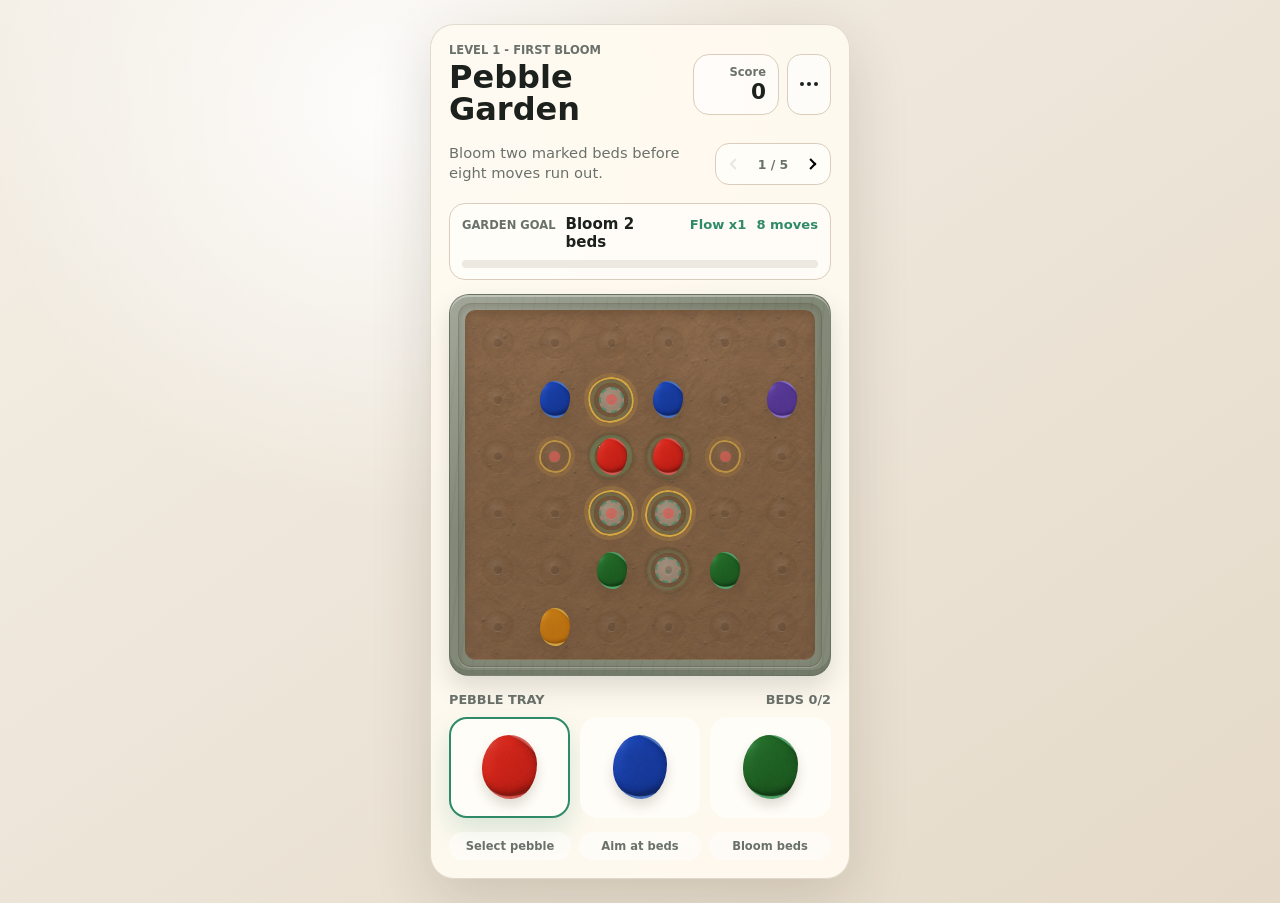
<file: prototypes/pebble-garden/index.html>
<!doctype html>
<html lang="en">
  <head>
    <meta charset="utf-8">
    <meta name="viewport" content="width=device-width, initial-scale=1">
    <title>Pebble Garden Prototype</title>
    <link rel="stylesheet" href="styles.css">
  </head>
  <body>
    <main class="app-shell" aria-label="Pebble Garden mechanics prototype">
      <section class="game-surface">
        <header class="top-bar">
          <div>
            <p id="level-name" class="eyebrow">Level 1 - First Bloom</p>
            <h1>Pebble Garden</h1>
          </div>
          <div class="top-actions">
            <div class="score-panel" aria-live="polite">
              <span>Score</span>
              <strong id="score">0</strong>
            </div>
            <button id="menu-button" class="icon-button" type="button" aria-label="Pause and settings" title="Pause and settings">
              <span class="more-icon" aria-hidden="true"></span>
            </button>
          </div>
        </header>

        <section class="status-row" aria-live="polite">
          <p id="message">Bloom two marked beds before eight moves run out.</p>
          <nav class="level-switcher" aria-label="Level selection">
            <button id="previous-level" class="level-button" type="button" aria-label="Previous level" title="Previous level">
              <span class="chevron chevron-left" aria-hidden="true"></span>
            </button>
            <strong id="level-progress">1 / 5</strong>
            <button id="next-level" class="level-button" type="button" aria-label="Next level" title="Next level">
              <span class="chevron chevron-right" aria-hidden="true"></span>
            </button>
          </nav>
        </section>

        <section class="goal-panel" aria-label="Garden goal">
          <div class="goal-copy">
            <span>Garden Goal</span>
            <strong id="goal-label">Bloom 2 beds</strong>
            <em id="flow-label">Flow x1</em>
            <em id="move-label">8 moves</em>
          </div>
          <div class="goal-meter" aria-hidden="true">
            <span id="goal-fill"></span>
          </div>
        </section>

        <section class="board-wrap">
          <div id="board" class="board" aria-label="Pebble Garden board"></div>
        </section>

        <section class="tray-area" aria-label="Pebble tray">
          <div class="tray-header">
            <span>Pebble Tray</span>
            <span id="garden-label">Beds 0/2</span>
          </div>
          <div id="tray" class="tray"></div>
        </section>

        <footer class="controls-note">
          <span>Select pebble</span>
          <span>Aim at beds</span>
          <span>Bloom beds</span>
        </footer>

        <div id="result-backdrop" class="result-backdrop" hidden>
          <section class="result-panel" role="dialog" aria-modal="true" aria-labelledby="result-title">
            <p id="result-kicker" class="result-kicker">Round Complete</p>
            <h2 id="result-title">Garden Saved</h2>
            <div id="result-rating" class="result-rating" aria-label="One out of three garden marks">
              <span class="result-mark"></span>
              <span class="result-mark"></span>
              <span class="result-mark"></span>
            </div>
            <p id="result-copy" class="result-copy"></p>
            <dl class="result-stats">
              <div>
                <dt>Moves</dt>
                <dd id="result-moves">0</dd>
              </div>
              <div>
                <dt>Bed Clears</dt>
                <dd id="result-growth">0</dd>
              </div>
              <div>
                <dt>Best Flow</dt>
                <dd id="result-flow">x1</dd>
              </div>
            </dl>
            <p id="result-best" class="result-best"></p>
            <button id="play-again" class="primary-button" type="button">Play Again</button>
          </section>
        </div>

        <div id="settings-backdrop" class="settings-backdrop" hidden>
          <section class="settings-panel" role="dialog" aria-modal="true" aria-labelledby="settings-title">
            <p class="result-kicker">Paused</p>
            <h2 id="settings-title">Garden Break</h2>
            <div class="setting-list">
              <label class="setting-row" for="sound-toggle">
                <span>
                  <strong>Sound</strong>
                  <small>Soft game cues</small>
                </span>
                <input id="sound-toggle" type="checkbox" checked>
                <span class="switch" aria-hidden="true"></span>
              </label>
              <label class="setting-row" for="haptics-toggle">
                <span>
                  <strong>Haptics</strong>
                  <small>Gentle tap feedback</small>
                </span>
                <input id="haptics-toggle" type="checkbox" checked>
                <span class="switch" aria-hidden="true"></span>
              </label>
            </div>
            <button id="resume-game" class="primary-button" type="button">Resume</button>
            <button id="restart-game" class="secondary-button" type="button">Restart Round</button>
          </section>
        </div>
      </section>
    </main>

    <script src="game.js"></script>
  </body>
</html>
</file>
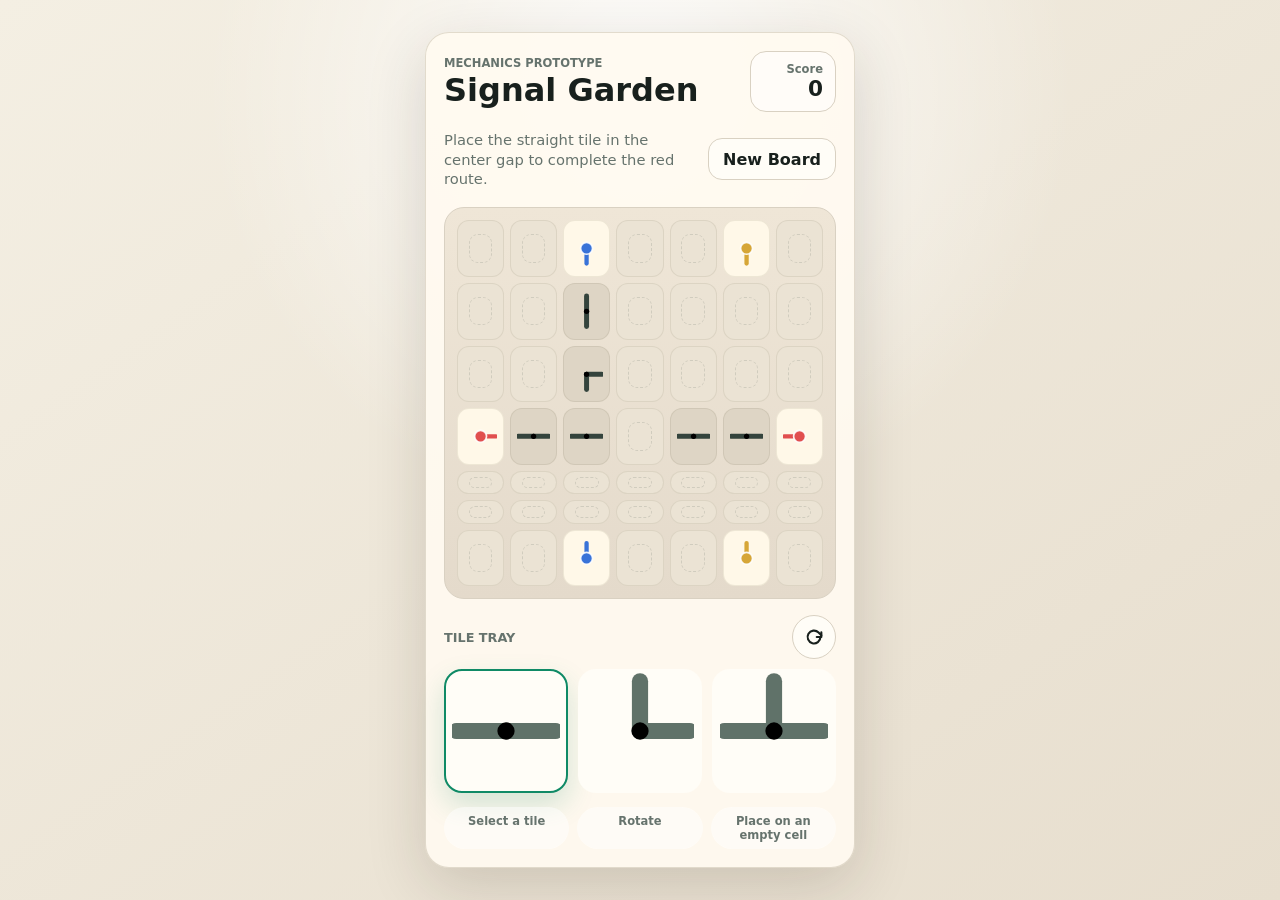
<file: prototypes/signal-garden/index.html>
<!doctype html>
<html lang="en">
  <head>
    <meta charset="utf-8">
    <meta name="viewport" content="width=device-width, initial-scale=1">
    <title>Signal Garden Prototype</title>
    <link rel="stylesheet" href="styles.css">
  </head>
  <body>
    <main class="app-shell" aria-label="Signal Garden mechanics prototype">
      <section class="game-surface">
        <header class="top-bar">
          <div>
            <p class="eyebrow">Mechanics Prototype</p>
            <h1>Signal Garden</h1>
          </div>
          <div class="score-panel" aria-live="polite">
            <span>Score</span>
            <strong id="score">0</strong>
          </div>
        </header>

        <section class="status-row" aria-live="polite">
          <p id="message">Place the straight tile in the center gap to complete the red route.</p>
          <button id="new-game" class="text-button" type="button">New Board</button>
        </section>

        <section class="board-wrap">
          <div id="board" class="board" aria-label="Signal Garden board"></div>
        </section>

        <section class="tray-area" aria-label="Tile tray">
          <div class="tray-header">
            <span>Tile Tray</span>
            <button id="rotate" class="icon-button" type="button" aria-label="Rotate selected tile" title="Rotate selected tile">
              <svg class="rotate-icon" viewBox="0 0 24 24" aria-hidden="true">
                <path d="M20 7v5h-5"></path>
                <path d="M19 12a7 7 0 1 1-2.05-4.95L20 10"></path>
              </svg>
            </button>
          </div>
          <div id="tray" class="tray"></div>
        </section>

        <footer class="controls-note">
          <span>Select a tile</span>
          <span>Rotate</span>
          <span>Place on an empty cell</span>
        </footer>
      </section>
    </main>

    <script src="game.js"></script>
  </body>
</html>
</file>
<file: prototypes/pebble-garden/styles.css>
:root {
  --bg: #f3efe7;
  --surface: #fffaf1;
  --soil: #ded1bd;
  --soil-dark: #cdbda4;
  --ink: #1d211d;
  --muted: #6a716b;
  --line: #dacdbb;
  --focus: #2f8a68;
  --red: #d95d56;
  --blue: #4e79c7;
  --green: #56a66d;
  --yellow: #d5a743;
  --purple: #8c73c9;
  --shadow: 0 20px 60px rgba(54, 42, 24, 0.16);
}

* {
  box-sizing: border-box;
}

body {
  min-height: 100vh;
  margin: 0;
  color: var(--ink);
  background:
    radial-gradient(circle at 30% 12%, rgba(255, 255, 255, 0.9), transparent 34%),
    linear-gradient(145deg, #f4efe6, #e5dac9);
  font-family: ui-rounded, "SF Pro Rounded", "SF Pro Display", system-ui, -apple-system, BlinkMacSystemFont, "Segoe UI", sans-serif;
}

button {
  font: inherit;
}

.app-shell {
  display: grid;
  min-height: 100vh;
  place-items: center;
  padding: 24px;
}

.game-surface {
  position: relative;
  width: min(100%, 420px);
  padding: 18px;
  border: 1px solid rgba(92, 73, 44, 0.18);
  border-radius: 24px;
  background: rgba(255, 250, 241, 0.94);
  box-shadow: var(--shadow);
}

.top-bar {
  display: flex;
  align-items: center;
  justify-content: space-between;
  gap: 16px;
}

.top-actions {
  display: flex;
  align-items: stretch;
  gap: 8px;
}

.eyebrow {
  margin: 0 0 4px;
  color: var(--muted);
  font-size: 0.72rem;
  font-weight: 800;
  letter-spacing: 0;
  text-transform: uppercase;
}

h1 {
  margin: 0;
  font-size: 2rem;
  line-height: 1;
}

.score-panel {
  display: grid;
  min-width: 86px;
  padding: 10px 12px;
  border: 1px solid var(--line);
  border-radius: 16px;
  background: rgba(255, 255, 255, 0.6);
  text-align: right;
}

.score-panel span {
  color: var(--muted);
  font-size: 0.72rem;
  font-weight: 800;
}

.score-panel strong {
  font-size: 1.35rem;
}

.icon-button {
  position: relative;
  width: 44px;
  min-width: 44px;
  border: 1px solid var(--line);
  border-radius: 14px;
  background: rgba(255, 255, 255, 0.6);
  cursor: pointer;
}

.more-icon,
.more-icon::before,
.more-icon::after {
  position: absolute;
  left: 50%;
  top: 50%;
  width: 4px;
  height: 4px;
  border-radius: 50%;
  background: var(--ink);
  transform: translate(-50%, -50%);
}

.more-icon::before,
.more-icon::after {
  content: "";
}

.more-icon::before {
  margin-left: -7px;
}

.more-icon::after {
  margin-left: 7px;
}

.status-row {
  display: grid;
  grid-template-columns: 1fr auto;
  align-items: center;
  gap: 10px;
  margin: 18px 0;
}

#message {
  min-height: 42px;
  margin: 0;
  color: var(--muted);
  font-size: 0.92rem;
  line-height: 1.35;
}

.level-switcher {
  display: grid;
  grid-template-columns: 36px auto 36px;
  min-height: 42px;
  align-items: center;
  border: 1px solid var(--line);
  border-radius: 14px;
  background: #fffdf8;
  overflow: hidden;
}

.level-switcher strong {
  min-width: 42px;
  color: var(--muted);
  font-size: 0.78rem;
  text-align: center;
}

.level-button {
  position: relative;
  align-self: stretch;
  border: 0;
  background: transparent;
  cursor: pointer;
}

.level-button:hover:not(:disabled) {
  background: rgba(47, 138, 104, 0.08);
}

.level-button:disabled {
  cursor: default;
  opacity: 0.3;
}

.chevron {
  position: absolute;
  left: 50%;
  top: 50%;
  width: 8px;
  height: 8px;
  border-left: 2px solid currentColor;
  border-bottom: 2px solid currentColor;
}

.chevron-left {
  transform: translate(-35%, -50%) rotate(45deg);
}

.chevron-right {
  transform: translate(-65%, -50%) rotate(225deg);
}

.text-button {
  min-height: 42px;
  padding: 0 14px;
  border: 1px solid var(--line);
  border-radius: 14px;
  background: #fffdf8;
  color: var(--ink);
  cursor: pointer;
  font-weight: 800;
  transition: transform 140ms ease, border-color 140ms ease, box-shadow 140ms ease;
}

.goal-panel {
  display: grid;
  gap: 9px;
  margin-bottom: 14px;
  padding: 11px 12px;
  border: 1px solid var(--line);
  border-radius: 16px;
  background: rgba(255, 255, 255, 0.48);
}

.goal-copy {
  display: grid;
  align-items: baseline;
  grid-template-columns: auto 1fr auto auto;
  gap: 10px;
}

.goal-copy span {
  color: var(--muted);
  font-size: 0.72rem;
  font-weight: 800;
  text-transform: uppercase;
}

.goal-copy strong {
  font-size: 0.94rem;
}

.goal-copy em {
  color: var(--focus);
  font-size: 0.82rem;
  font-style: normal;
  font-weight: 900;
}

.goal-meter {
  height: 8px;
  border-radius: 999px;
  background: rgba(104, 88, 62, 0.12);
  overflow: hidden;
}

#goal-fill {
  display: block;
  width: 0;
  height: 100%;
  border-radius: inherit;
  background: linear-gradient(90deg, #56a66d, #d5a743);
  transition: width 220ms ease;
}

.text-button:hover,
.cell.empty:hover,
.pebble-card:hover {
  transform: translateY(-1px);
  border-color: rgba(47, 138, 104, 0.5);
  box-shadow: 0 10px 24px rgba(47, 138, 104, 0.12);
}

.cell:disabled,
.pebble-card:disabled {
  cursor: default;
}

.cell.empty:disabled:hover,
.pebble-card:disabled:hover {
  transform: none;
  border-color: rgba(90, 72, 46, 0.1);
  box-shadow: none;
}

.pebble-card:disabled:hover {
  border-color: transparent;
}

.board-wrap {
  position: relative;
  isolation: isolate;
  padding: 15px;
  border: 1px solid rgba(57, 68, 54, 0.34);
  border-radius: 20px;
  background:
    linear-gradient(145deg, rgba(255, 255, 255, 0.26), transparent 38%),
    repeating-linear-gradient(96deg, rgba(44, 57, 43, 0.05) 0 2px, transparent 2px 12px),
    #828977;
  box-shadow:
    inset 0 2px 0 rgba(255, 255, 255, 0.34),
    inset 0 -5px 0 rgba(45, 55, 42, 0.18),
    0 12px 24px rgba(59, 63, 50, 0.16);
}

.board-wrap::before {
  content: "";
  position: absolute;
  inset: 8px;
  z-index: -1;
  border: 1px solid rgba(63, 45, 28, 0.24);
  border-radius: 13px;
  box-shadow:
    inset 0 3px 8px rgba(54, 38, 23, 0.2),
    0 1px 0 rgba(255, 255, 255, 0.2);
}

.board {
  position: relative;
  display: grid;
  grid-template-columns: repeat(6, 1fr);
  gap: 3px;
  aspect-ratio: 1;
  padding: 6px;
  border-radius: 10px;
  background:
    linear-gradient(rgba(95, 72, 49, 0.05), rgba(66, 47, 29, 0.12)),
    url("../../design/assets/game/garden-soil-texture.png") center / cover;
  box-shadow:
    inset 0 4px 10px rgba(61, 43, 26, 0.28),
    inset 0 -1px 0 rgba(255, 255, 255, 0.12);
  overflow: hidden;
}

.cell {
  position: relative;
  display: grid;
  min-width: 0;
  place-items: center;
  border: 0;
  border-radius: 50%;
  background: transparent;
  cursor: default;
  overflow: visible;
  transition: transform 140ms ease;
}

.cell::before {
  content: "";
  position: absolute;
  inset: 20%;
  border-radius: 48% 52% 47% 53% / 54% 46% 54% 46%;
  background:
    radial-gradient(circle at 42% 35%, rgba(255, 255, 255, 0.09), transparent 40%),
    rgba(91, 66, 41, 0.04);
  box-shadow:
    inset 0 2px 4px rgba(55, 37, 21, 0.1),
    0 1px 0 rgba(255, 255, 255, 0.05);
  opacity: 0.72;
  transition: inset 140ms ease, background 140ms ease, box-shadow 140ms ease, transform 140ms ease;
}

.cell:nth-child(3n)::before {
  border-radius: 52% 48% 55% 45% / 46% 53% 47% 54%;
  transform: rotate(3deg);
}

.cell:nth-child(4n)::before {
  border-radius: 45% 55% 48% 52% / 52% 47% 53% 48%;
  transform: rotate(-4deg);
}

.cell.bed::before {
  inset: 7%;
  opacity: 1;
  background:
    radial-gradient(circle at 45% 40%, rgba(255, 255, 255, 0.1), transparent 34%),
    radial-gradient(circle, rgba(70, 53, 34, 0.22) 0 52%, rgba(86, 166, 109, 0.2) 54% 62%, transparent 65%);
  box-shadow:
    inset 0 2px 5px rgba(48, 34, 21, 0.28),
    0 0 0 1px rgba(58, 91, 57, 0.18),
    0 2px 4px rgba(47, 60, 38, 0.1);
}

.cell.growth-1::before {
  inset: 7%;
  opacity: 1;
  background:
    radial-gradient(circle at 45% 38%, rgba(255, 255, 255, 0.12), transparent 32%),
    radial-gradient(circle, rgba(62, 49, 31, 0.26) 0 49%, rgba(86, 166, 109, 0.34) 52% 64%, transparent 67%);
}

.cell.growth-2::before {
  inset: 7%;
  opacity: 1;
  background:
    radial-gradient(circle at 45% 38%, rgba(255, 255, 255, 0.13), transparent 32%),
    radial-gradient(circle, rgba(62, 49, 31, 0.24) 0 47%, rgba(213, 167, 67, 0.32) 50% 64%, transparent 67%);
}

.cell.empty {
  cursor: pointer;
}

.cell.empty::after {
  content: "";
  position: absolute;
  inset: 43%;
  border-radius: 50%;
  background: rgba(55, 38, 22, 0.2);
  box-shadow: 0 1px 0 rgba(255, 255, 255, 0.09);
  transition: inset 140ms ease, background 140ms ease, opacity 140ms ease;
}

.cell.empty:hover::before {
  inset: 12%;
  opacity: 1;
  background:
    radial-gradient(circle at 42% 35%, rgba(255, 255, 255, 0.12), transparent 40%),
    rgba(86, 166, 109, 0.14);
  box-shadow:
    inset 0 2px 5px rgba(55, 37, 21, 0.2),
    0 0 0 2px rgba(86, 166, 109, 0.2);
}

.cell.preview-clear {
  box-shadow: none;
}

.cell.preview-clear::before {
  box-shadow:
    inset 0 0 0 2px var(--preview-color),
    inset 0 3px 7px rgba(55, 37, 21, 0.18),
    0 4px 10px rgba(47, 138, 104, 0.14);
}

.cell.preview-clear.empty::after {
  inset: 40%;
  background: var(--preview-color);
  opacity: 0.72;
}

.cell.preview-grow {
  box-shadow: none;
}

.cell.preview-grow::before {
  box-shadow:
    inset 0 0 0 2px var(--focus),
    0 0 0 3px rgba(47, 138, 104, 0.14),
    inset 0 3px 8px rgba(47, 85, 62, 0.2);
}

.cell.preview-bloom {
  animation: previewPulse 900ms ease-in-out infinite;
  box-shadow: none;
}

.cell.preview-bloom::before {
  box-shadow:
    inset 0 0 0 2px #d5a743,
    0 0 0 4px rgba(213, 167, 67, 0.2),
    inset 0 3px 8px rgba(107, 82, 31, 0.2);
}

.cell.growth-1.empty::after,
.cell.growth-2.empty::after {
  display: none;
}

.cell.just-grew .growth-mark {
  animation: growPop 420ms ease both;
}

.cell.just-bloomed .flower {
  animation: bloomPop 580ms cubic-bezier(0.2, 1.4, 0.28, 1) both;
}

.cell.clearing .pebble {
  animation: clearPop 280ms ease forwards;
}

@keyframes previewPulse {
  0%,
  100% {
    transform: translateY(0);
  }
  50% {
    transform: translateY(-1px);
  }
}

@keyframes growPop {
  0% {
    transform: scale(0.78);
    opacity: 0.6;
  }
  100% {
    transform: scale(1);
    opacity: 1;
  }
}

@keyframes bloomPop {
  0% {
    transform: scale(0.62) rotate(-8deg);
    opacity: 0.4;
  }
  65% {
    transform: scale(1.2) rotate(3deg);
    opacity: 1;
  }
  100% {
    transform: scale(1) rotate(0deg);
    opacity: 1;
  }
}

@keyframes clearPop {
  0% {
    transform: scale(1);
    opacity: 1;
  }
  60% {
    transform: scale(1.16);
    opacity: 1;
  }
  100% {
    transform: scale(0.72);
    opacity: 0;
  }
}

.pebble {
  position: relative;
  z-index: 1;
  width: 72%;
  height: 72%;
  border: 0;
  border-radius: 49% 51% 47% 53% / 53% 45% 55% 47%;
  background-color: var(--pebble-color);
  background-image: var(--pebble-art);
  background-blend-mode: multiply;
  background-position: center;
  background-repeat: no-repeat;
  background-size: 180%;
  box-shadow:
    0 7px 12px rgba(62, 47, 29, 0.16);
}

.pebble-red {
  --pebble-art: url("../../design/assets/game/pebble-red.png");
}

.pebble-blue {
  --pebble-art: url("../../design/assets/game/pebble-blue.png");
}

.pebble-green {
  --pebble-art: url("../../design/assets/game/pebble-green.png");
}

.pebble-yellow {
  --pebble-art: url("../../design/assets/game/pebble-yellow.png");
}

.pebble-purple {
  --pebble-art: url("../../design/assets/game/pebble-purple.png");
}

.growth-mark {
  position: absolute;
  inset: 0;
  z-index: 0;
  display: grid;
  place-items: center;
  pointer-events: none;
}

.seed-bed {
  width: 48%;
  height: 48%;
  border: 2px dashed rgba(47, 138, 104, 0.62);
  border-radius: 50%;
  background:
    radial-gradient(circle at 50% 56%, rgba(47, 138, 104, 0.28) 0 10%, transparent 12%),
    rgba(255, 253, 248, 0.28);
}

.sprout {
  width: 48%;
  height: 52%;
  background: url("../../design/assets/game/sprout.png") center / 165% no-repeat;
  clip-path: polygon(0 12%, 40% 20%, 50% 38%, 60% 20%, 100% 12%, 88% 58%, 62% 58%, 60% 100%, 40% 100%, 38% 58%, 12% 58%);
}

.sprout::before,
.sprout::after {
  display: none;
}

.sprout::before {
  left: 0;
  transform: rotate(-26deg);
}

.sprout::after {
  right: 0;
  transform: scaleX(-1) rotate(-26deg);
}

.flower {
  width: 58%;
  height: 58%;
  border-radius: 50%;
  background: url("../../design/assets/game/flower.png") center / 180% no-repeat;
  box-shadow: 0 4px 9px rgba(107, 82, 31, 0.14);
}

.flower::before {
  display: none;
}

.petal {
  display: none;
}

.petal:nth-child(1) {
  transform: rotate(0deg);
}

.petal:nth-child(2) {
  transform: rotate(72deg);
}

.petal:nth-child(3) {
  transform: rotate(144deg);
}

.petal:nth-child(4) {
  transform: rotate(216deg);
}

.petal:nth-child(5) {
  transform: rotate(288deg);
}

.tray-area {
  margin-top: 16px;
}

.tray-header {
  display: flex;
  align-items: center;
  justify-content: space-between;
  margin-bottom: 10px;
  color: var(--muted);
  font-size: 0.8rem;
  font-weight: 800;
  text-transform: uppercase;
}

.tray {
  display: grid;
  grid-template-columns: repeat(3, 1fr);
  gap: 10px;
}

.pebble-card {
  display: grid;
  aspect-ratio: 1.2;
  place-items: center;
  border: 2px solid transparent;
  border-radius: 18px;
  background: #fffdf8;
  cursor: pointer;
  transition: transform 140ms ease, border-color 140ms ease, box-shadow 140ms ease;
}

.pebble-card .pebble {
  width: 52%;
  height: 68%;
}

.pebble-card.selected {
  border-color: var(--focus);
  box-shadow: 0 12px 28px rgba(47, 138, 104, 0.18);
}

.controls-note {
  display: grid;
  grid-template-columns: repeat(3, 1fr);
  gap: 8px;
  margin-top: 14px;
  color: var(--muted);
  font-size: 0.72rem;
  font-weight: 800;
  text-align: center;
}

.controls-note span {
  padding: 7px 4px;
  border-radius: 999px;
  background: rgba(255, 255, 255, 0.52);
}

.result-backdrop {
  position: absolute;
  z-index: 10;
  inset: 0;
  display: grid;
  align-items: end;
  padding: 18px;
  border-radius: 24px;
  background: rgba(29, 33, 29, 0.42);
  backdrop-filter: blur(3px);
}

.settings-backdrop {
  position: absolute;
  z-index: 11;
  inset: 0;
  display: grid;
  align-items: center;
  padding: 18px;
  border-radius: 24px;
  background: rgba(29, 33, 29, 0.42);
  backdrop-filter: blur(3px);
}

.settings-backdrop[hidden] {
  display: none;
}

.result-backdrop[hidden] {
  display: none;
}

.result-panel {
  padding: 22px 20px 20px;
  border: 1px solid rgba(92, 73, 44, 0.2);
  border-radius: 18px;
  background: #fffaf1;
  box-shadow: 0 20px 48px rgba(54, 42, 24, 0.28);
  text-align: center;
  animation: resultRise 260ms cubic-bezier(0.2, 0.8, 0.2, 1) both;
}

.settings-panel {
  padding: 18px 18px 12px;
  border: 1px solid rgba(92, 73, 44, 0.2);
  border-radius: 18px;
  background: #fffaf1;
  box-shadow: 0 20px 48px rgba(54, 42, 24, 0.28);
  animation: resultRise 260ms cubic-bezier(0.2, 0.8, 0.2, 1) both;
}

.settings-panel h2 {
  margin: 0;
  font-size: 1.55rem;
  line-height: 1.1;
  text-align: center;
}

.settings-panel .result-kicker {
  text-align: center;
}

.setting-list {
  margin: 12px 0;
  border-block: 1px solid var(--line);
}

.setting-row {
  position: relative;
  display: flex;
  min-height: 54px;
  align-items: center;
  justify-content: space-between;
  gap: 16px;
  cursor: pointer;
}

.setting-row + .setting-row {
  border-top: 1px solid var(--line);
}

.setting-row > span:first-child {
  display: grid;
  gap: 2px;
}

.setting-row strong {
  font-size: 0.92rem;
}

.setting-row small {
  color: var(--muted);
  font-size: 0.75rem;
}

.setting-row input {
  position: absolute;
  width: 1px;
  height: 1px;
  opacity: 0;
}

.switch {
  position: relative;
  width: 46px;
  height: 28px;
  flex: 0 0 auto;
  border-radius: 999px;
  background: rgba(104, 113, 107, 0.24);
  transition: background 160ms ease;
}

.switch::after {
  content: "";
  position: absolute;
  left: 3px;
  top: 3px;
  width: 22px;
  height: 22px;
  border-radius: 50%;
  background: #ffffff;
  box-shadow: 0 2px 5px rgba(29, 33, 29, 0.22);
  transition: transform 160ms ease;
}

.setting-row input:checked + .switch {
  background: var(--focus);
}

.setting-row input:checked + .switch::after {
  transform: translateX(18px);
}

.setting-row input:focus-visible + .switch {
  outline: 3px solid rgba(47, 138, 104, 0.32);
  outline-offset: 2px;
}

.result-kicker {
  margin: 0 0 5px;
  color: var(--muted);
  font-size: 0.72rem;
  font-weight: 900;
  text-transform: uppercase;
}

.result-panel h2 {
  margin: 0;
  font-size: 1.55rem;
  line-height: 1.1;
}

.result-rating {
  display: flex;
  justify-content: center;
  gap: 9px;
  margin: 14px 0;
}

.result-mark {
  width: 22px;
  height: 22px;
  border: 2px solid rgba(47, 138, 104, 0.28);
  border-radius: 50% 50% 48% 52%;
  background: rgba(47, 138, 104, 0.08);
  transform: rotate(45deg);
  transition: transform 180ms ease, background 180ms ease;
}

.result-mark.earned {
  border-color: #2f8a68;
  background: #56a66d;
  box-shadow: inset -4px -4px 6px rgba(31, 85, 49, 0.16);
  transform: rotate(45deg) scale(1.08);
}

.result-copy {
  min-height: 40px;
  margin: 0 auto 16px;
  color: var(--muted);
  font-size: 0.88rem;
  line-height: 1.4;
}

.result-stats {
  display: grid;
  grid-template-columns: repeat(3, 1fr);
  margin: 0;
  border-block: 1px solid var(--line);
}

.result-stats div {
  display: grid;
  gap: 3px;
  padding: 12px 5px;
}

.result-stats div + div {
  border-left: 1px solid var(--line);
}

.result-stats dt {
  color: var(--muted);
  font-size: 0.68rem;
  font-weight: 800;
  text-transform: uppercase;
}

.result-stats dd {
  margin: 0;
  font-size: 1.08rem;
  font-weight: 900;
}

.result-best {
  min-height: 20px;
  margin: 12px 0;
  color: var(--focus);
  font-size: 0.82rem;
  font-weight: 900;
}

.primary-button {
  width: 100%;
  min-height: 46px;
  border: 0;
  border-radius: 14px;
  background: #2f8a68;
  color: #ffffff;
  cursor: pointer;
  font-weight: 900;
  box-shadow: 0 10px 22px rgba(47, 138, 104, 0.22);
  transition: transform 140ms ease, background 140ms ease;
}

.primary-button:hover {
  background: #27775a;
  transform: translateY(-1px);
}

.secondary-button {
  width: 100%;
  min-height: 36px;
  margin-top: 4px;
  border: 0;
  background: transparent;
  color: var(--muted);
  cursor: pointer;
  font-weight: 800;
}

.primary-button:focus-visible,
.secondary-button:focus-visible,
.icon-button:focus-visible,
.text-button:focus-visible,
.cell:focus-visible,
.pebble-card:focus-visible {
  outline: 3px solid rgba(47, 138, 104, 0.32);
  outline-offset: 2px;
}

@keyframes resultRise {
  from {
    opacity: 0;
    transform: translateY(16px);
  }
  to {
    opacity: 1;
    transform: translateY(0);
  }
}

@media (max-width: 420px) {
  .app-shell {
    padding: 10px;
  }

  .game-surface {
    padding: 14px;
    border-radius: 20px;
  }

  .result-backdrop {
    padding: 10px;
    border-radius: 20px;
  }

  .settings-backdrop {
    padding: 10px;
    border-radius: 20px;
  }

  h1 {
    font-size: 1.5rem;
  }

  .status-row {
    grid-template-columns: 1fr auto;
    margin: 10px 0;
  }

  .goal-copy {
    grid-template-columns: 1fr auto auto;
    gap: 6px;
  }

  .goal-copy > span {
    display: none;
  }

  .text-button {
    width: auto;
    min-height: 38px;
    padding-inline: 10px;
  }

  .goal-panel {
    margin-bottom: 10px;
    padding: 9px 10px;
  }

  .board-wrap {
    padding: 10px;
  }

  .board {
    gap: 5px;
  }

  .cell {
    border-radius: 12px;
  }

  .tray-area {
    margin-top: 10px;
  }

  .tray-header {
    margin-bottom: 6px;
  }

  .pebble-card {
    aspect-ratio: 1.65;
    border-radius: 14px;
  }

  .pebble-card .pebble {
    width: 45%;
    height: 65%;
  }

  .controls-note {
    display: none;
  }
}
</file>
<file: prototypes/signal-garden/styles.css>
:root {
  --bg: #f5f1e8;
  --surface: #fffaf0;
  --ink: #18201d;
  --muted: #66736d;
  --line: #d9d1c2;
  --cell: #ebe3d4;
  --cell-dark: #ded5c5;
  --path: #34443d;
  --path-soft: #607269;
  --red: #e14f4f;
  --blue: #3973d8;
  --yellow: #d6a637;
  --green: #35a66f;
  --focus: #0f8a66;
  --shadow: 0 18px 60px rgba(43, 34, 18, 0.16);
}

* {
  box-sizing: border-box;
}

body {
  min-height: 100vh;
  margin: 0;
  color: var(--ink);
  background:
    radial-gradient(circle at 50% 10%, rgba(255, 255, 255, 0.9), transparent 42%),
    linear-gradient(145deg, #f4efe3, #e7dece);
  font-family: ui-rounded, "SF Pro Rounded", "SF Pro Display", system-ui, -apple-system, BlinkMacSystemFont, "Segoe UI", sans-serif;
}

button {
  font: inherit;
}

.app-shell {
  display: grid;
  min-height: 100vh;
  place-items: center;
  padding: 24px;
}

.game-surface {
  width: min(100%, 430px);
  padding: 18px;
  border: 1px solid rgba(94, 78, 48, 0.18);
  border-radius: 24px;
  background: rgba(255, 250, 240, 0.92);
  box-shadow: var(--shadow);
}

.top-bar {
  display: flex;
  align-items: center;
  justify-content: space-between;
  gap: 16px;
}

.eyebrow {
  margin: 0 0 4px;
  color: var(--muted);
  font-size: 0.72rem;
  font-weight: 700;
  letter-spacing: 0;
  text-transform: uppercase;
}

h1 {
  margin: 0;
  font-size: 2rem;
  line-height: 1;
}

.score-panel {
  display: grid;
  min-width: 86px;
  padding: 10px 12px;
  border: 1px solid var(--line);
  border-radius: 16px;
  background: rgba(255, 255, 255, 0.58);
  text-align: right;
}

.score-panel span {
  color: var(--muted);
  font-size: 0.72rem;
  font-weight: 700;
}

.score-panel strong {
  font-size: 1.35rem;
}

.status-row {
  display: grid;
  grid-template-columns: 1fr auto;
  align-items: center;
  gap: 10px;
  margin: 18px 0;
}

#message {
  min-height: 42px;
  margin: 0;
  color: var(--muted);
  font-size: 0.92rem;
  line-height: 1.35;
}

.text-button,
.icon-button {
  border: 1px solid var(--line);
  background: #fffdf7;
  color: var(--ink);
  cursor: pointer;
  transition: transform 140ms ease, border-color 140ms ease, box-shadow 140ms ease;
}

.text-button {
  min-height: 42px;
  padding: 0 14px;
  border-radius: 14px;
  font-weight: 800;
}

.icon-button {
  display: grid;
  width: 44px;
  height: 44px;
  place-items: center;
  border-radius: 50%;
}

.rotate-icon {
  width: 22px;
  height: 22px;
}

.rotate-icon path {
  fill: none;
  stroke: currentColor;
  stroke-linecap: round;
  stroke-linejoin: round;
  stroke-width: 2.3;
}

.text-button:hover,
.icon-button:hover,
.tile-card:hover,
.cell.empty:hover {
  transform: translateY(-1px);
  border-color: rgba(15, 138, 102, 0.5);
  box-shadow: 0 10px 24px rgba(15, 138, 102, 0.12);
}

.board-wrap {
  padding: 12px;
  border: 1px solid var(--line);
  border-radius: 20px;
  background: linear-gradient(180deg, #efe6d7, #e4dacb);
}

.board {
  display: grid;
  grid-template-columns: repeat(7, 1fr);
  gap: 6px;
  aspect-ratio: 1;
}

.cell {
  position: relative;
  display: grid;
  min-width: 0;
  place-items: center;
  border: 1px solid rgba(93, 80, 54, 0.1);
  border-radius: 12px;
  background: var(--cell);
  overflow: hidden;
}

.cell.empty {
  cursor: pointer;
}

.cell.empty::after {
  content: "";
  position: absolute;
  inset: 24%;
  border: 1px dashed rgba(52, 68, 61, 0.14);
  border-radius: 9px;
}

.cell.source {
  background: #fff8e8;
}

.cell.path {
  background: var(--cell-dark);
}

.cell.clearing {
  animation: clearPulse 420ms ease forwards;
}

@keyframes clearPulse {
  0% {
    transform: scale(1);
    filter: brightness(1);
  }
  55% {
    transform: scale(1.06);
    filter: brightness(1.2);
  }
  100% {
    transform: scale(0.86);
    opacity: 0;
  }
}

.tile-svg {
  width: 100%;
  height: 100%;
  pointer-events: none;
}

.tile-svg .track {
  stroke: var(--path);
  stroke-width: 15;
  stroke-linecap: round;
  fill: none;
}

.tile-svg .track.soft {
  stroke: var(--path-soft);
}

.tile-svg .source-core {
  stroke: rgba(255, 255, 255, 0.9);
  stroke-width: 5;
}

.tile-svg .source-line {
  stroke-width: 13;
  stroke-linecap: round;
}

.tray-area {
  margin-top: 16px;
}

.tray-header {
  display: flex;
  align-items: center;
  justify-content: space-between;
  margin-bottom: 10px;
  color: var(--muted);
  font-size: 0.8rem;
  font-weight: 800;
  text-transform: uppercase;
}

.tray {
  display: grid;
  grid-template-columns: repeat(3, 1fr);
  gap: 10px;
}

.tile-card {
  display: grid;
  aspect-ratio: 1;
  place-items: center;
  border: 2px solid transparent;
  border-radius: 18px;
  background: #fffdf7;
  cursor: pointer;
  transition: transform 140ms ease, border-color 140ms ease, box-shadow 140ms ease;
}

.tile-card.selected {
  border-color: var(--focus);
  box-shadow: 0 12px 28px rgba(15, 138, 102, 0.18);
}

.tile-card.used {
  opacity: 0.35;
  pointer-events: none;
}

.controls-note {
  display: grid;
  grid-template-columns: repeat(3, 1fr);
  gap: 8px;
  margin-top: 14px;
  color: var(--muted);
  font-size: 0.72rem;
  font-weight: 700;
  text-align: center;
}

.controls-note span {
  padding: 7px 4px;
  border-radius: 999px;
  background: rgba(255, 255, 255, 0.5);
}

@media (max-width: 420px) {
  .app-shell {
    padding: 10px;
  }

  .game-surface {
    padding: 14px;
    border-radius: 20px;
  }

  h1 {
    font-size: 1.65rem;
  }

  .status-row {
    grid-template-columns: 1fr;
  }

  .text-button {
    width: 100%;
  }

  .board {
    gap: 5px;
  }

  .cell {
    border-radius: 10px;
  }
}
</file>
